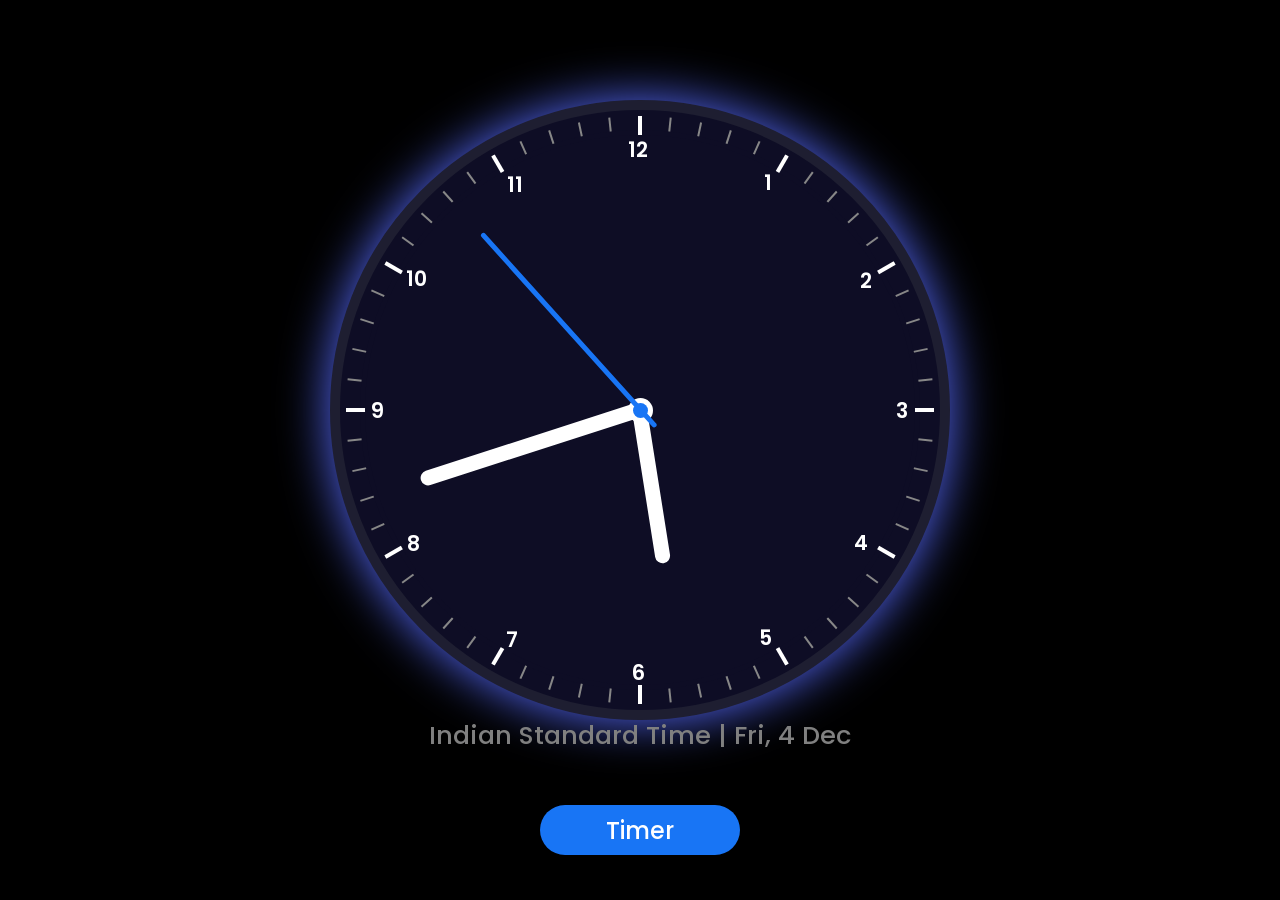
<file: clock/index.html>
<!DOCTYPE html>
<html lang="en">
<head>
    <meta charset="UTF-8">
    <meta name="viewport" content="width=device-width, initial-scale=1.0">
    <title>MyClock</title>
    <link rel="preconnect" href="https://fonts.googleapis.com">
    <link rel="preconnect" href="https://fonts.gstatic.com" crossorigin>
    <link href="https://fonts.googleapis.com/css2?family=Oswald:wght@200..700&family=Poppins:ital,wght@0,100;0,200;0,300;0,400;0,500;0,600;0,700;0,800;0,900;1,100;1,200;1,300;1,400;1,500;1,600;1,700;1,800;1,900&family=Roboto+Condensed:ital,wght@0,100..900;1,100..900&family=Roboto:ital,wght@0,100;0,300;0,400;0,500;0,700;0,900;1,100;1,300;1,400;1,500;1,700;1,900&family=Urbanist:ital,wght@0,100..900;1,100..900&display=swap" rel="stylesheet">
    <link rel="preconnect" href="https://fonts.googleapis.com">
    <link rel="preconnect" href="https://fonts.gstatic.com" crossorigin>
    <link href="https://fonts.googleapis.com/css2?family=Roboto:ital,wght@0,100;0,300;0,400;0,500;0,700;0,900;1,100;1,300;1,400;1,500;1,700;1,900&display=swap" rel="stylesheet">
    <link rel="stylesheet" href="style.css">
    <script defer src="script.js"></script>    
    
</head>
<body>
    <div id="main">
        <div id="container">
            <div id="clock" class="hide">
                <div class="time-sig">

                    <div id="time-min-sig-div1" class="sig-min-struc"></div>
                    <div id="time-min-sig-div2" class="sig-min-struc"></div>
                    <div id="time-min-sig-div3" class="sig-min-struc"></div>
                    <div id="time-min-sig-div4" class="sig-min-struc"></div>
                    <div id="time-min-sig-div5" class="sig-min-struc"></div>
                    <div id="time-min-sig-div6" class="sig-min-struc"></div>
                    <div id="time-min-sig-div7" class="sig-min-struc"></div>
                    <div id="time-min-sig-div8" class="sig-min-struc"></div>
                    <div id="time-min-sig-div9" class="sig-min-struc"></div>
                    <div id="time-min-sig-div10" class="sig-min-struc"></div>
                    <div id="time-min-sig-div11" class="sig-min-struc"></div>
                    <div id="time-min-sig-div12" class="sig-min-struc"></div>
                    <div id="time-min-sig-div13" class="sig-min-struc"></div>
                    <div id="time-min-sig-div14" class="sig-min-struc"></div>
                    <div id="time-min-sig-div15" class="sig-min-struc"></div>
                    <div id="time-min-sig-div16" class="sig-min-struc"></div>
                    <div id="time-min-sig-div17" class="sig-min-struc"></div>
                    <div id="time-min-sig-div18" class="sig-min-struc"></div>
                    <div id="time-min-sig-div19" class="sig-min-struc"></div>
                    <div id="time-min-sig-div20" class="sig-min-struc"></div>
                    <div id="time-min-sig-div21" class="sig-min-struc"></div>
                    <div id="time-min-sig-div22" class="sig-min-struc"></div>
                    <div id="time-min-sig-div23" class="sig-min-struc"></div>
                    <div id="time-min-sig-div24" class="sig-min-struc"></div>
                    <div id="time-min-sig-div25" class="sig-min-struc"></div>
                    <div id="time-min-sig-div26" class="sig-min-struc"></div>
                    <div id="time-min-sig-div27" class="sig-min-struc"></div>
                    <div id="time-min-sig-div28" class="sig-min-struc"></div>
                    <div id="time-min-sig-div29" class="sig-min-struc"></div>
                    <div id="time-min-sig-div30" class="sig-min-struc"></div>
                    <div class="time-min-sig-overlay"></div>

                    <div id="time-sig-div1" class="sig-struc"></div>
                    <div id="time-sig-div2" class="sig-struc"></div>
                    <div id="time-sig-div3" class="sig-struc"></div>
                    <div id="time-sig-div4" class="sig-struc"></div>
                    <div id="time-sig-div5" class="sig-struc"></div>
                    <div id="time-sig-div6" class="sig-struc"></div>
                    <div class="time-sig-overlay"></div>

                    <div class="clock-nums">

                        <p>1</p>
                        <p>2</p>
                        <p>3</p>
                        <p>4</p>
                        <p>5</p>
                        <p>6</p>
                        <p>7</p>
                        <p>8</p>
                        <p>9</p>
                        <p>10</p>
                        <p>11</p>
                        <p>12</p>
                    </div>
                    <!-- <p>.</p> -->
                    <div class="clock-hands">

                        <div class="center-point"></div>
                        <div class="hour-hand hands">
                            <div class="hour"></div>
                        </div>
                        <div class="min-hand hands">
                            <div class="min"></div>
                        </div>
                        <div class="sec-hand hands">
                            <div class="sec"></div>
                        </div>
                        
                        <div class="center-point-up"></div>                
                    </div>
                </div>  
            </div>
        
            <div id="digclock" class="hidden">

                <div class="digclock-inner">
                    <span id="timehr" class="set-font time"></span><span id="timemn" class="set-font time"></span><span id="timesc" class="set-font time"></span><span id="mer" class="set-font time"></span></div>
                </div>
                    <div id="ist">
                <span id="indian" class="set-font">Indian Standard Time |</span>
            </div>
            <!-- <div class="test"></div> -->

            <div id="stop-watch" class="stopwatch-div">

                <div class="time-sig">

                    <div id="1time-min-sig-div1" class="sig-min-struc"></div>
                    <div id="1time-min-sig-div2" class="sig-min-struc"></div>
                    <div id="1time-min-sig-div3" class="sig-min-struc"></div>
                    <div id="1time-min-sig-div4" class="sig-min-struc"></div>
                    <div id="1time-min-sig-div5" class="sig-min-struc"></div>
                    <div id="1time-min-sig-div6" class="sig-min-struc"></div>
                    <div id="1time-min-sig-div7" class="sig-min-struc"></div>
                    <div id="1time-min-sig-div8" class="sig-min-struc"></div>
                    <div id="1time-min-sig-div9" class="sig-min-struc"></div>
                    <div id="1time-min-sig-div10" class="sig-min-struc"></div>
                    <div id="1time-min-sig-div11" class="sig-min-struc"></div>
                    <div id="1time-min-sig-div12" class="sig-min-struc"></div>
                    <div id="1time-min-sig-div13" class="sig-min-struc"></div>
                    <div id="1time-min-sig-div14" class="sig-min-struc"></div>
                    <div id="1time-min-sig-div15" class="sig-min-struc"></div>
                    <div id="1time-min-sig-div16" class="sig-min-struc"></div>
                    <div id="1time-min-sig-div17" class="sig-min-struc"></div>
                    <div id="1time-min-sig-div18" class="sig-min-struc"></div>
                    <div id="1time-min-sig-div19" class="sig-min-struc"></div>
                    <div id="1time-min-sig-div20" class="sig-min-struc"></div>
                    <div id="1time-min-sig-div21" class="sig-min-struc"></div>
                    <div id="1time-min-sig-div22" class="sig-min-struc"></div>
                    <div id="1time-min-sig-div23" class="sig-min-struc"></div>
                    <div id="1time-min-sig-div24" class="sig-min-struc"></div>
                    <div id="1time-min-sig-div25" class="sig-min-struc"></div>
                    <div id="1time-min-sig-div26" class="sig-min-struc"></div>
                    <div id="1time-min-sig-div27" class="sig-min-struc"></div>
                    <div id="1time-min-sig-div28" class="sig-min-struc"></div>
                    <div id="1time-min-sig-div29" class="sig-min-struc"></div>
                    <div id="1time-min-sig-div30" class="sig-min-struc"></div>
                    <div class="time-min-sig-overlay"></div>

                    <div id="1time-sig-div1" class="sig-struc"></div>
                    <div id="1time-sig-div2" class="sig-struc"></div>
                    <div id="1time-sig-div3" class="sig-struc"></div>
                    <div id="1time-sig-div4" class="sig-struc"></div>
                    <div id="1time-sig-div5" class="sig-struc"></div>
                    <div id="1time-sig-div6" class="sig-struc"></div>
                    <div class="time-sig-overlay"></div>

                    <div class="clock-nums">

                        <p>5</p>
                        <p>10</p>
                        <p>15</p>
                        <p>20</p>
                        <p>25</p>
                        <p>30</p>
                        <p>35</p>
                        <p>40</p>
                        <p>45</p>
                        <p>50</p>
                        <p>55</p>
                        <p>60</p>
                    </div>

                    <div id="stop-hand" class="stop-hands">
                        <div class="stop-center1"></div>
                        <div class="stop-center2"></div>                        
                        <div class="stop-min-hand"></div>
                    </div>

                    <div id="timer-inside" class="dig-stop">00:00.00</div>
                </div>
            </div>

            <div id="lap-container" class="border-accent">
                <div class="lap-text lap-div">Laps</div>
            </div>

            <div id="timer-button" class="timer-div">Timer</div>

            <div id="options-div">                
                <div id="options-clock" class="timer-div">Clock</div>
                <div id="options-clear-flags" class="timer-div">Clear Flags</div>
                <div id="options-timer" class="timer-div">Start</div>
                <div id="options-play-pause" class="timer-div">Pause</div>
                <div id="options-flag-time" class="timer-div">Flag time</div>

            </div>
        </div>
    </div>
</body>
</html>
</file>
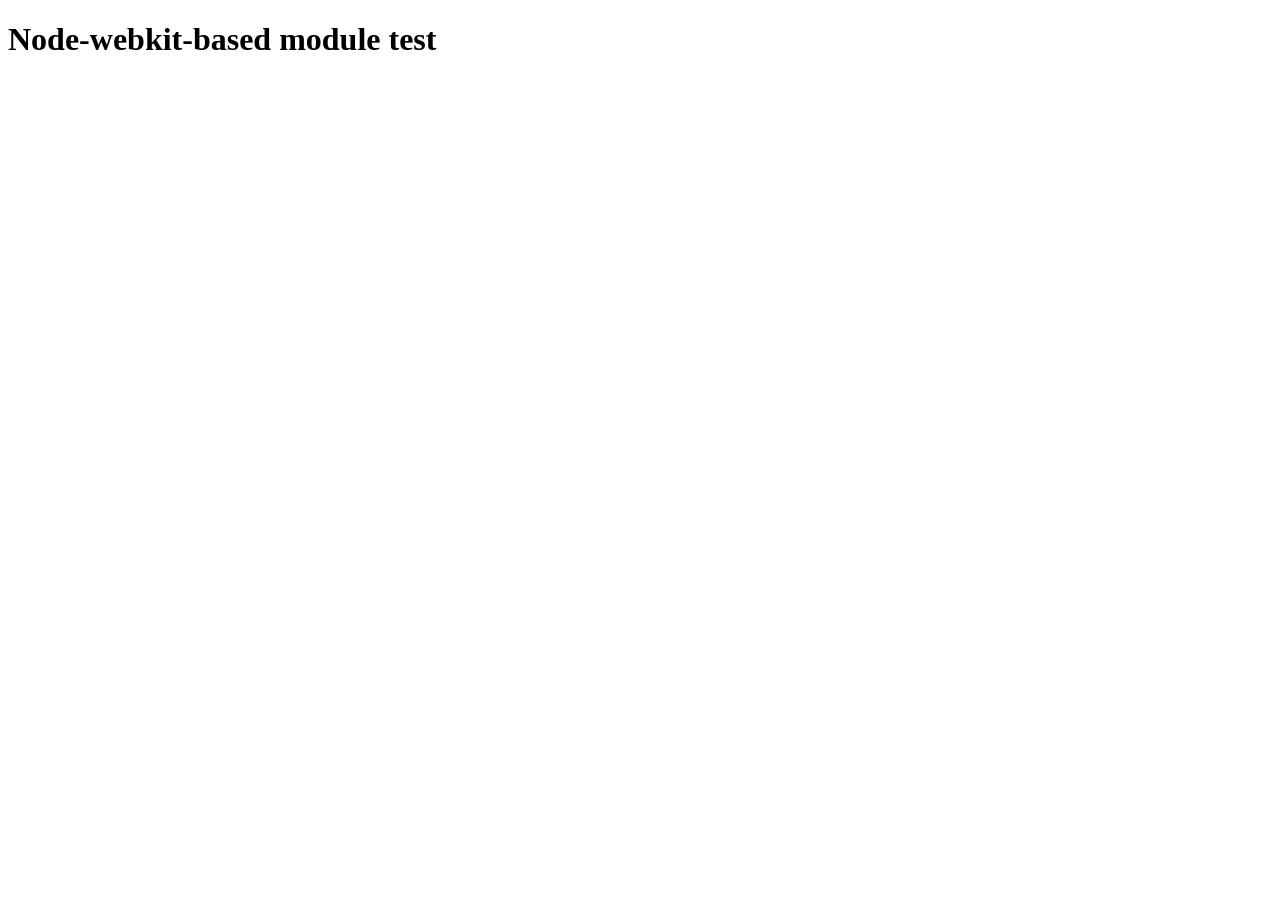
<file: pin-connect/node_modules/@mapbox/node-pre-gyp/lib/util/nw-pre-gyp/index.html>
<!doctype html>
<html>
<head>
<meta charset="utf-8">
<title>Node-webkit-based module test</title>
<script>
function nwModuleTest(){
   var util = require('util');
   var moduleFolder = require('nw.gui').App.argv[0];
   try {
      require(moduleFolder);
   } catch(e) {
      if( process.platform !== 'win32' ){
         util.log('nw-pre-gyp error:');
         util.log(e.stack);
      }
      process.exit(1);
   }
   process.exit(0);
}
</script>
</head>
<body onload="nwModuleTest()">
<h1>Node-webkit-based module test</h1>
</body>
</html>
</file>
<file: clock/style.css>
*{
    margin: 0;
    padding: 0;
}

html, body{
    height: 100%;
    display: flex;
    /* justify-content: center;
    align-items: center; */    
}

.set-font {
    font-size: 1.5rem;
    font-family: "Poppins", sans-serif;
    font-weight: 500;
    font-style: normal;
}

#main{

    height: 100%;
    width: 100%;

}

#container{
    display: flex;
    justify-content: center;
    align-items: center;
    position: fixed;
    height: 100%;
    width: 100%;
    background-color: #000000;
    /* background-color: #5b5b8e; */
    /* background-color: #ffffff; */
}

#clock{
    position: relative;
    bottom: 40px;
    display: flex;
    justify-content: center;
    align-items: center; 
    height: 600px;
    width: 600px;
    border-radius: 50%;
    border: 10px solid #1e1e31;
    background-color: #0e0d25;
    box-shadow: 0px 0px 50px #576bff;
    /* background-color: red; */
    /* box-shadow: 10px 0 10px rgb(0, 0, 0); */
    /* opacity: 100%; */
    /* transition: all 1s ease; */
}

.num{

    display: flex;
    justify-content: center;
    align-items: center;
    position: relative;
    height: 98%;
    width: 98%;
    border-radius: 50%;    
    background-color: transparent;    
    
    color: white;
    
}

p{

    font-family: 'Arial, sans-serif';
    font-style:bold;
    font-weight: 600;
    font-size: 1.5rem;
    text-align: center;
    color: #fff;
}

/* .num p:nth-child(12){
    position: absolute;
    top: 0%;
    left: 50%;
} */

p:nth-child(12){

    position: absolute;

    top: 4%;
    left: 48%;
}

p:nth-child(3){

    position: absolute;

    top: 47.5%;
    right: 4.7%;
}

p:nth-child(6){

    position: absolute;

    left: 48%;
    bottom: 5.5%;
}

p:nth-child(9){

    position: absolute;

    top: 47.5%;
    left: 4.5%;
}

p:nth-child(1){

    position: absolute;

    top: 9.5%;
    right: 27%;
}

p:nth-child(2){

    position: absolute;

    top: 25.8%;
    right: 10.7%;
}

p:nth-child(11){

    position: absolute;

    top: 9.8%;
    left: 27.5%;
}

p:nth-child(10){

    position: absolute;

    top: 25.5%;
    left: 11%;
}

p:nth-child(7){

    position: absolute;

    bottom: 11%;
    left: 27%;
}


p:nth-child(5){

    position: absolute;

    bottom: 11.3%;
    right: 27.5%;
}


p:nth-child(8){

    position: absolute;

    bottom: 27%;
    left: 10.5%;
}

p:nth-child(4){

    position: absolute;

    bottom: 27.2%;
    right: 11.5%;
}
/* p:nth-child(13){
    font-size: 1.2rem;

    position: absolute;

    justify-content: center;
    align-items: center;
} */

.clock-hands {
    z-index: 10;

    /* position: absolute; */

    height: 600px;
    width: 600px;

    /* background-color: red; */

    border-radius: 50%;

    display: flex;
    justify-content: center;
    align-items: center;


}

.center-point{

    background-color: #fff;
    height: 25px;

    width: 25px;
    border-radius: 50%;
}

.center-point-up{

    position: absolute;

    background-color: #1875f5;
    height: 15px;

    width: 15px;
    border-radius: 50%;
}

.hour{

    position: absolute;
    margin-bottom: 150px;
    background-color: #fff;
    height: 160px;
    width: 15px;
    border-radius: 10px;
}

.min{

    position: absolute;
    margin-bottom: 220px;
    background-color: #fff;
    width: 15px;
    height: 240px;
    border-radius: 10px;

    transition: transform 1s ease;
}

/* .sec{

    position: absolute;
    margin-bottom: 480px;
    background-color: #1616ff;
    width: 15px;
    height: 15px;
    border-radius: 7.5px;
} */

.sec{

    position: absolute;
    margin-bottom: 215px;
    background-color: #1875f5;
    width: 5px;
    height: 260px;
    border-radius: 5px;
}

.hands{
    display: flex;
    justify-content: center;
    align-items: center;
    position: absolute;
    height: 98%;
    width: 98%;
    border-radius: 50%;
    /* transition: transform 1s ease; */
    /* transform: rotate(45deg); */
}

#digclock{
    /* background-color: red; */
    /* position: absolute; */

    /* border: 2px solid #1616ff; */

    position: relative;
    /* right: 15px; */
    bottom: 40px;

    display: none;

    border-radius: 10px;

    /* display: flex; */
    justify-content: center;
    align-items: center;

    height: 200px;
    width: 500px;

    overflow: hidden;

}


.digclock-inner{
    /* background-color: blueviolet; */

    height: 90px;
    width: 500px;

    position: relative;

    display: flex;
    justify-content: center;
    align-content: center;


}

.time{

    font-size: 5rem;
    color: #fff;

    height:90px;
    width: 90px;
    /* background-color: #38b022; */
    
    /* font-style: normal; */
    font-family: "Roboto", sans-serif;
    /* font-weight: 500; */
    font-weight: 600;



}

#timehr{
    /* background-color: rgb(129, 27, 44); */
    display: flex;
    justify-content: left;
    align-items: center;
    position: relative;
    height: 90px;
    width: auto;
    min-width: 110px;

}

#timemn{
    /* background-color: pink; */
    display: flex;
    justify-content:left;
    align-items: center;
    position: relative;
    height: 90px;
    width: auto;
    min-width: 110px;

    color: #1616ff;

}

#timesc{
    /* background-color: green; */
    display: flex;
    justify-content: left;
    align-items: center;
    position: relative;
    height: 90px;
    width: auto;
    min-width: 110px;

    color: #1616ff;
}

#mer{
    /* background-color: gray; */
    display: flex;
    align-items: center;
    justify-content: center;
    /* text-align: end; */
    height: 90px;
    width: auto;

    /* position: relative;
    right: 10px;
    top: 10px; */

    font-size: 4rem;
    /* color: #1616ff; */
}

#ist{
    display: flex;
    justify-content: center;
    align-items: center;
    /* background-color: red; */
    position: absolute;
    /* bottom: 15%; */

    bottom: 150px;
    transition: bottom .3s ease;

    color: grey;


    height: 30px;
    width: 450px;

    overflow: hidden;
}

#indian{
    position: absolute;
    /* background-color: green; */
    width: 100%;
    /* left: 35px; */
    /* bottom: 1px; */

    display: flex;
    justify-content: center;
    align-items: center;

    font-size: 1.6rem;

}

.min-hand, .hour-hand{
    transition: transform 1s ease;
}

@media (max-width: 600px) {

    #container{
        display: flex;
        justify-content: center;
        align-items: center;
        position: fixed;
        height: 100%;
        width: 100%;
        background-color: #000000;
        /* background-color: #5b5b8e; */
        /* background-color: #ffffff; */
    
    
    
    }
    
    
    #clock{
        position: relative;
        bottom: 40px;
        display: flex;
        justify-content: center;
        align-items: center; 
        height: 300px;
        width: 300px;
        border-radius: 50%;
        border: 10px solid #1e1e31;
        background-color: #0e0d25;
        box-shadow: 20px 10px 50px #3131ff;
        /* background-color: red; */
        /* box-shadow: 10px 0 10px rgb(0, 0, 0); */
    }

    
    .center-point{

        /* background-color: #ff85eb; */
        height: 25px;

        width: 25px;
        border-radius: 50%;
    }

    .center-point-up{

        position: absolute;

        background-color: #ffffff;
        height: 20px;

        width: 20px;
        border-radius: 50%;
    }

    .hour{

        position: absolute;
        margin-bottom: 28px;
        background-color: #fff;
        height: 80px;
        width: 7px;
        border-radius: 4px;


    }

    .min{

        position: absolute;
        margin-bottom: 50px;
        background-color: #e7e7e7;
        width: 3.5px;
        height: 100px;
        border-radius: 4px;


    }

    /* .sec{

        position: absolute;
        margin-bottom: 480px;
        background-color: #1616ff;
        width: 15px;
        height: 15px;
        border-radius: 7.5px;
    } */

    .sec{

        position: absolute;
        margin-bottom: 70px;
        background-color: #fff;
        width: 1.5px;
        height: 120px;
        border-radius: 5px;
    }

    .hands{
        display: flex;
        justify-content: center;
        align-items: center;
        position: absolute;
        height: 98%;
        width: 98%;
        border-radius: 50%;
        /* transition: transform 1s ease; */
        /* transform: rotate(45deg); */
    }


    #ist{
        display: flex;
        justify-content: center;
        align-items: center;
        /* background-color: red; */
        position: absolute;
        /* bottom: 15%; */
        /* right: 65px; */
    
        margin-bottom: 30px;
        transition: bottom .3s ease;
    
        color: grey;
    
    
        height: 30px;
        width: 100v;
    }
    
    #indian{
        position: relative;
        /* background-color: green; */
        width: auto;
        margin-right: 41px;
        /* bottom: 1px; */
        font-size: 20px;
    
        font-family:'Trebuchet MS', 'Lucida Sans Unicode', 'Lucida Grande', 'Lucida Sans', Arial, sans-serif;
    }


    
    #digclock{
        /* background-color: red; */
        /* position: absolute; */

        /* border: 2px solid #1616ff; */

        position: relative;
        left: 10px;
        bottom: 40px;

        display: none;

        border-radius: 10px;

        /* display: flex; */
        justify-content: center;
        align-items: center;

        height: 100px;
        width: 200px;

    }

    .hr{

        display: flex;
        justify-content: center;
        align-items: center;
        position: relative;
        /* background-color: blue; */
        height: 45px;
        width: 75px;
    }

    .time{

        font-family:'Trebuchet MS', 'Lucida Sans Unicode', 'Lucida Grande', 'Lucida Sans', Arial, sans-serif;
        font-size: 2rem;
        color: #fff;

        font-weight: 600;

        position: absolute;
        display: flex;
        justify-content: center;
        align-items: center;

        left: 3%;
        height:90%;
        width: 95%;
        /* background-color: #fff; */

    }

    .mn{
        display: flex;
        justify-content: center;
        align-items: center;
        position: relative;
        /* background-color: pink; */
        height: 0px;
        width: 130px;
    }

    .sc{
        display: flex;
        justify-content: center;
        align-items: center;
        position: relative;
        /* background-color: green; */
        height: 90px;
        width: 130px;
        color: #1616ff;
    }

    #timesc{
        /* background-color: yellow; */
        color: #1616ff;
        width: 37px;
    }

    .colon{


        position: relative;
        left: 10px;
        bottom: 17px;
        background-color: grey;
        display: flex;
        justify-content: center;
        align-items: center;
        font-size: .1rem;

        height: 5px;
        width: 2px;
    }

    .c{

        /* background-color: red; */

        color: #fff;
        font-size: 2rem;



    }


    .colon1{


        position: relative;
        left: 61px;
        bottom: 62px;
        /* background-color: rgb(0, 255, 132); */
        display: flex;
        justify-content: center;
        align-items: center;
        font-size: .1rem;

        height: 5px;
        width: 2px;
    }


    .c1{

        /* background-color: red; */
        position: relative;
        /* right: 50px; */
        /* margin-bottom: 100px; */
        bottom: 40px;
        color: #fff;
        font-size: 2rem;



    }
    #am{
        position: relative;
        right: 45px;
        display: flex;
        justify-content: center;
        align-items: center;
        /* background-color: yellow; */
        height: 90px;
        width: 100px;
    }
    #mer{
        position: absolute;
        display: flex;
        align-items: center;
        /* margin-top: 30px; */
        left: 3px;
        top: -1px;
        height: 90px;
        width: 95px;
        color: #1616ff;
        /* background-color: green; */
    }
}



/* #clock, #ist {
    display: none;
} */

.stopwatch-div{
    background-color: #0e0d25;
    /* background-color: red; */
    
    position: relative;
    bottom: 40px;
    /* display: flex; */
    justify-content: center;
    align-items: center; 
    height: 600px;
    width: 600px;
    border-radius: 50%;
    border: 10px solid #1e1e31;
    /* box-shadow: 20px 10px 50px #3131ff; */

    display: none;

    /* opacity: 0%; */
    transition: transform 1s ease;
}



.time-sig{
    position: relative;

    display: flex;
    justify-content: center;
    align-items: center; 
    height: 600px;
    width: 600px;
    border-radius: 50%;
    /* background-color: #311919; */
    /* flex-wrap:wr; */

}

.sig-struc {
    position: absolute;
    height: 4px;
    width: 98%;
    background-color: #fff;
    z-index: 2;
}

#time-sig-div1 {
    transform: rotate(90deg);
    /* background-color: red; */
}

#time-sig-div2 {
    transform: rotate(120deg);

    /* background-color: blueviolet; */

}

#time-sig-div3 {
    transform: rotate(150deg);

}
/* 
#time-sig-div4 {
    background-color: brown;

} */

#time-sig-div5 {
    transform: rotate(210deg);

    /* background-color: brown; */


}
#time-sig-div6 {
    transform: rotate(240deg);

    /* background-color: brown; */

}

.time-sig-overlay {
    position: absolute;
    /* background-color: blue; */
    /* background-color: #0e0d25; */
    background-color: #0e0d25;

    height: 550px;
    width: 550px;
    border-radius: 50%;
    z-index: 3;
}

.sig-min-struc {
    position: absolute;
    height: 2px;
    width: 98%;
    background-color: #878787;
}

#time-min-sig-div1{
    transform: rotate(97.5deg);

}

.time-min-sig-overlay {
    /* background-color: red; */
    position: absolute;
    background-color: #0e0d25;

    height: 560px;
    width: 560px;
    border-radius: 50%;
    z-index: 1;
}

.sig-struc-p{
    position: absolute;
    height: 20px;
    width: 98%;
    background-color: #38b022;
    z-index: 3;

    display: flex;
    justify-content: space-between;
    align-items: center;

    /* display: none; */

}

.time-sig p {

    /* position: relative; */
    /* background-color: blueviolet; */
    font-size: 1.3rem;
    font-family: "Poppins", sans-serif;
    font-weight: 600;
    font-style: normal;
    height: 20px;
    width: 20px;
}

.clock-nums {
    z-index: 4;
}

.stop-hands{
    position: absolute;
    /* background-color: #0e0d25; */
    /* background-color: red; */

    height: 600px;
    width: 600px;
    border-radius: 50%;
    z-index: 5;

    display: flex;
    justify-content: center;
    align-items: center;
    
    transition: transform 2s ease;
}

.stop-hands:hover{
    transform: rotate(360deg);
}

.stop-center1 {
    position: absolute;
    height: 40px;
    width: 40px;
    border-radius: 50%;
    background-color: #fff;
    z-index: 5;
}

.stop-center2 {
    position: absolute;
    height: 20px;
    width: 20px;
    border-radius: 50%;
    background-color: #1875f5;
    z-index: 5;
}

.stop-min-hand{
    background-color: #1875f5;
    position: absolute;
    width: 5px;
    height: 290px;
    
    border-radius: 10px;

    top: 9%;
    z-index: 6;
}

.dig-stop {
    position: absolute;
    /* background-color: red; */
    width: 350px;
    height: 50px;
    z-index:10;

    top: 23%;

    display: flex;
    justify-content: center;
    align-items: center;
}

.dig-stop span {

    font-size: 2.5rem;
    font-family: "Poppins", sans-serif;
    font-weight: 600;
    font-style: normal;
    width:auto;
    height: 50px;
    /* background-color: #711616; */
    z-index: 6;

    display: flex;
    justify-content: center;
    align-items: center;

    color: #fff;
}

.stop-sec{
    color: #1875f5;
}

#stop-hr-span{
    background-color: rebeccapurple;
    width: 100px;
    /* text-align: left; */

}

.timer-div {
    display: flex;
    justify-content: center;
    align-items: center;

    /* width: auto; */
    width: 200px;
    height: 50px;

    background-color: #1875f5;
    border-radius: 30px;

    color: #fff;

    font-size: 1.5rem;
    font-family: "Poppins", sans-serif;
    font-weight: 500;
    font-style: normal;

    /* position: absolute; */
    /* bottom: 8%; */

    cursor: pointer;
}

.timer-div:hover {
    background-color: #0059d5;
}

#lap-container {
    background-color: rgb(33, 33, 33);

    height: auto;
    max-height:600px ;
    width: 350px;

    position: absolute;
    right: 5%;

    color: white;

    overflow-x: auto;

    display: none;
}

.laps {
    /* background-color: red; */

    width: 100%;
    height: 60px;

    /* display: block; */

    display: flex;
    justify-content: center;
    align-items: center;

    font-size: 2.5rem;
    font-family: "Roboto", sans-serif;
    font-weight: 500;

    border-bottom: 2px solid rgb(67, 67, 67);
    
}

.lap-text{
    width: 100%;
    height: 60px;

    /* display: block; */

    display: flex;
    justify-content: center;
    align-items: center;

    font-size: 2.5rem;
    font-family: "Roboto", sans-serif;
    font-weight: 500;

    border-bottom: 2px solid rgb(67, 67, 67);
}

.lap-div{
    /* justify-content: start; */
    /* margin-left: 20px; */
    /* margin-bottom: 10px; */

    border-bottom: 5px solid grey;
}

.border-accent{
    border-radius: 10px;
    /* border-top: 2px solid grey; */
}


#options-div {
    /* display: flex; */
    justify-content: space-around;
    align-items: center;

    /* background-color: red; */

    height: 50px;

    width: 1200px;

    position: absolute;

    bottom: 5%;

    /* padding-top: 30%; */

    display: none;

}

#timer-inside {
    /* background-color: red; */

    /* font-size: 2.3rem; */
    font-size: 2.5rem;
    font-family: "Roboto", sans-serif;
    font-weight: 500;

    color: #fff;
}

#timer-button {
    position: absolute;
    bottom: 5%;

    /* display: none; */
}


#stop-watch{
    display: none;
    box-shadow: 0px 0px 50px #576bff;

}
</file>
